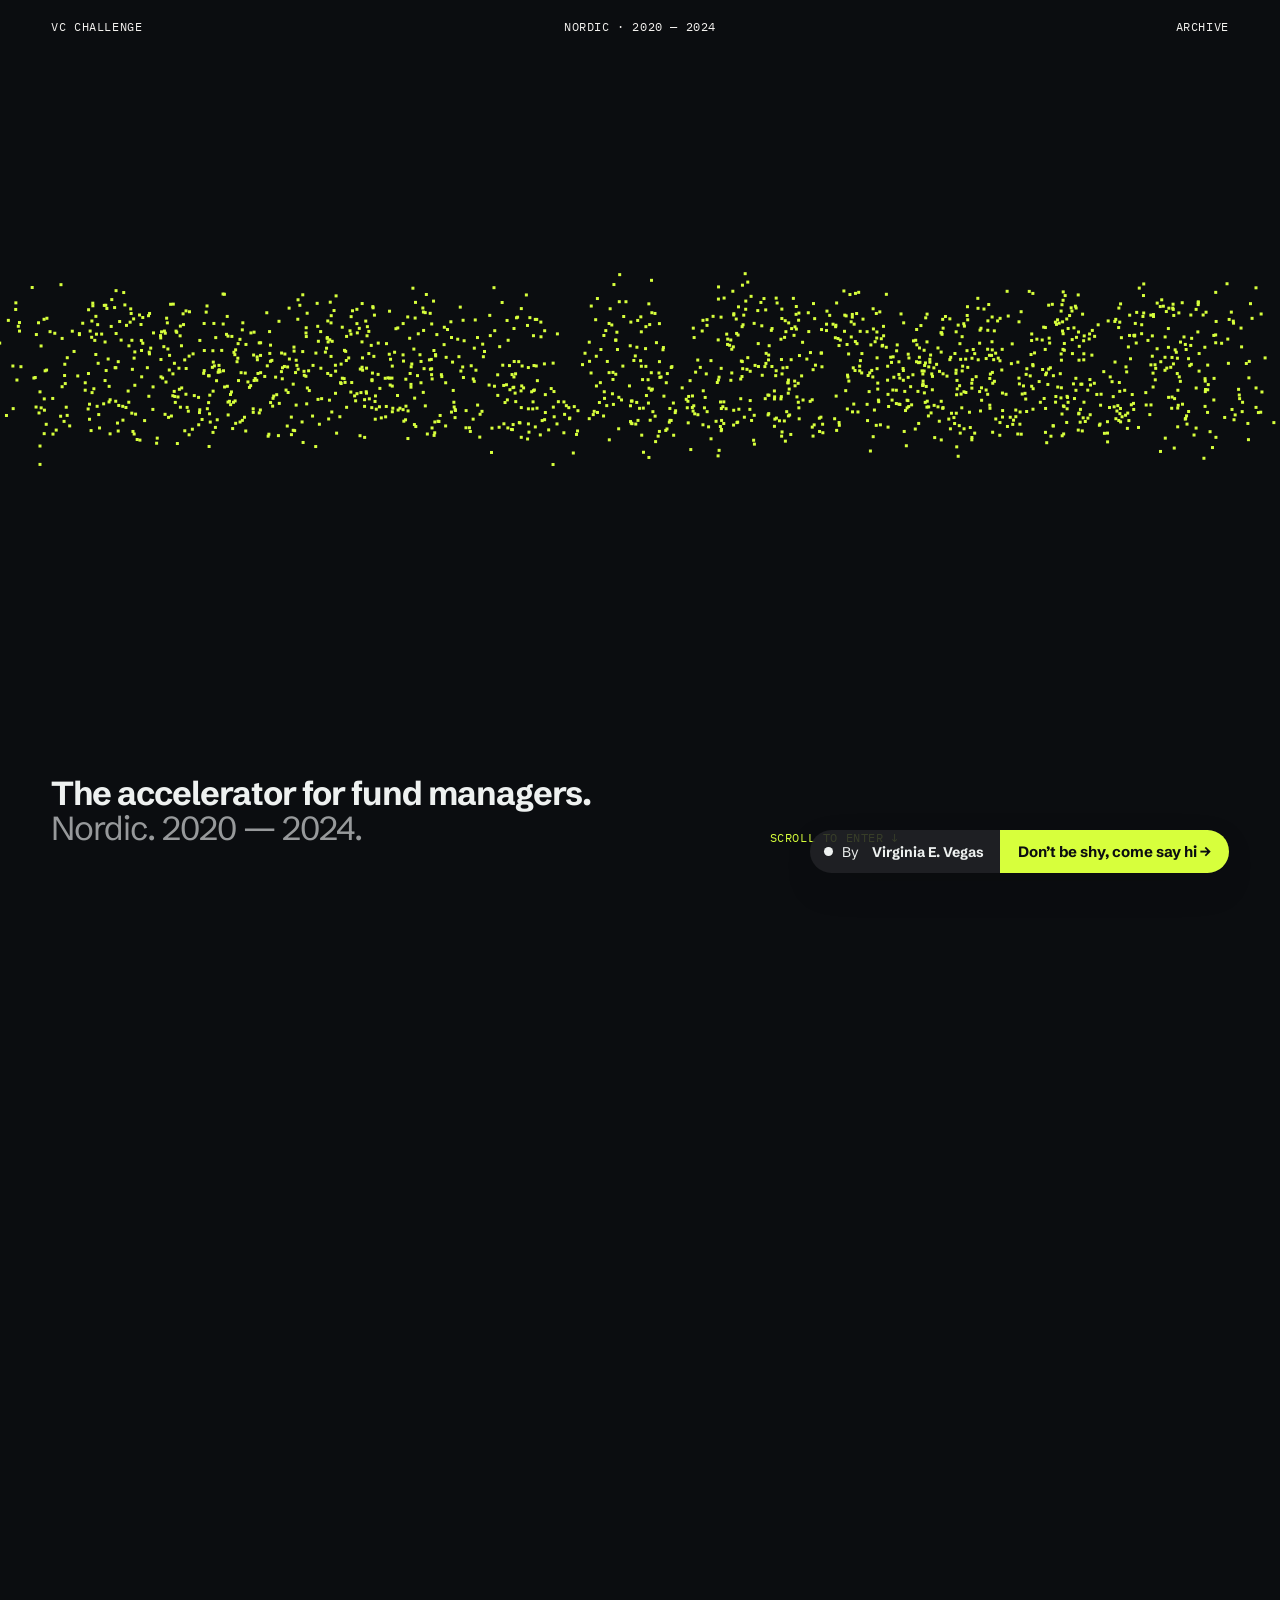
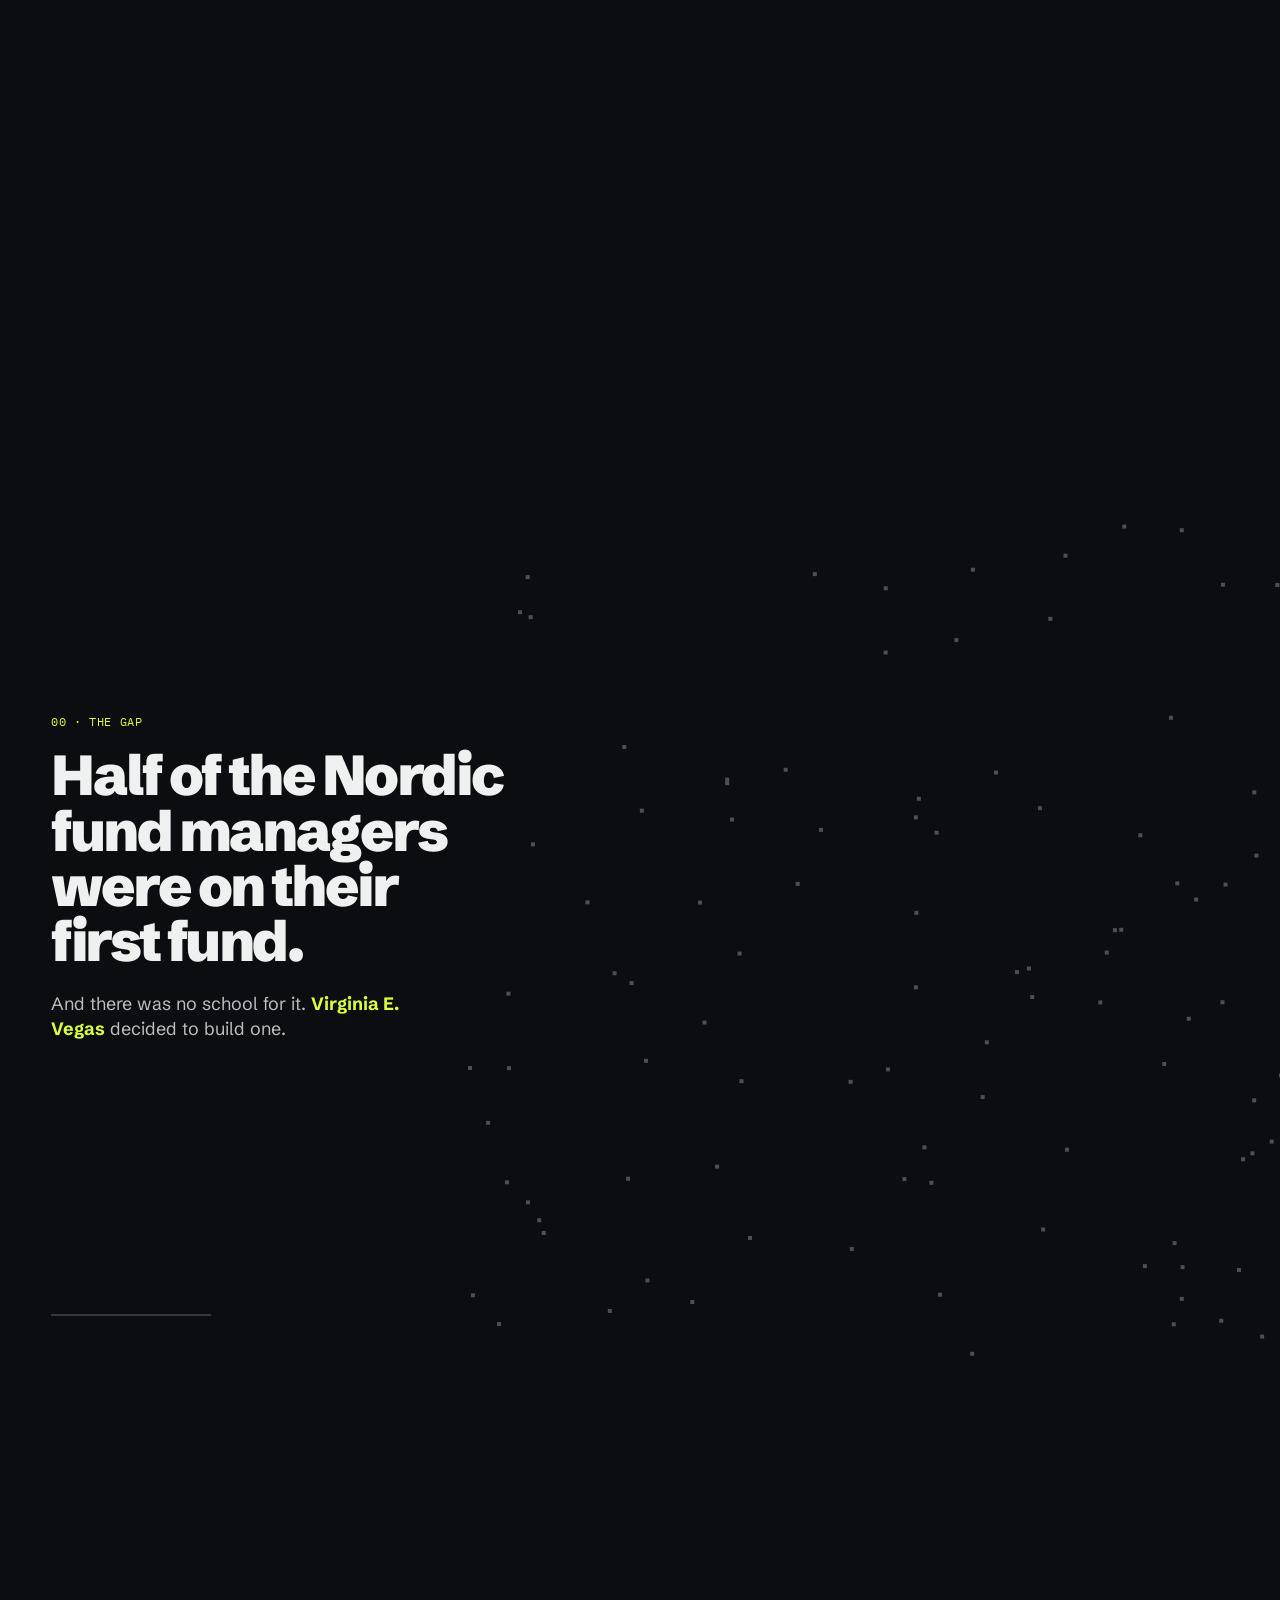
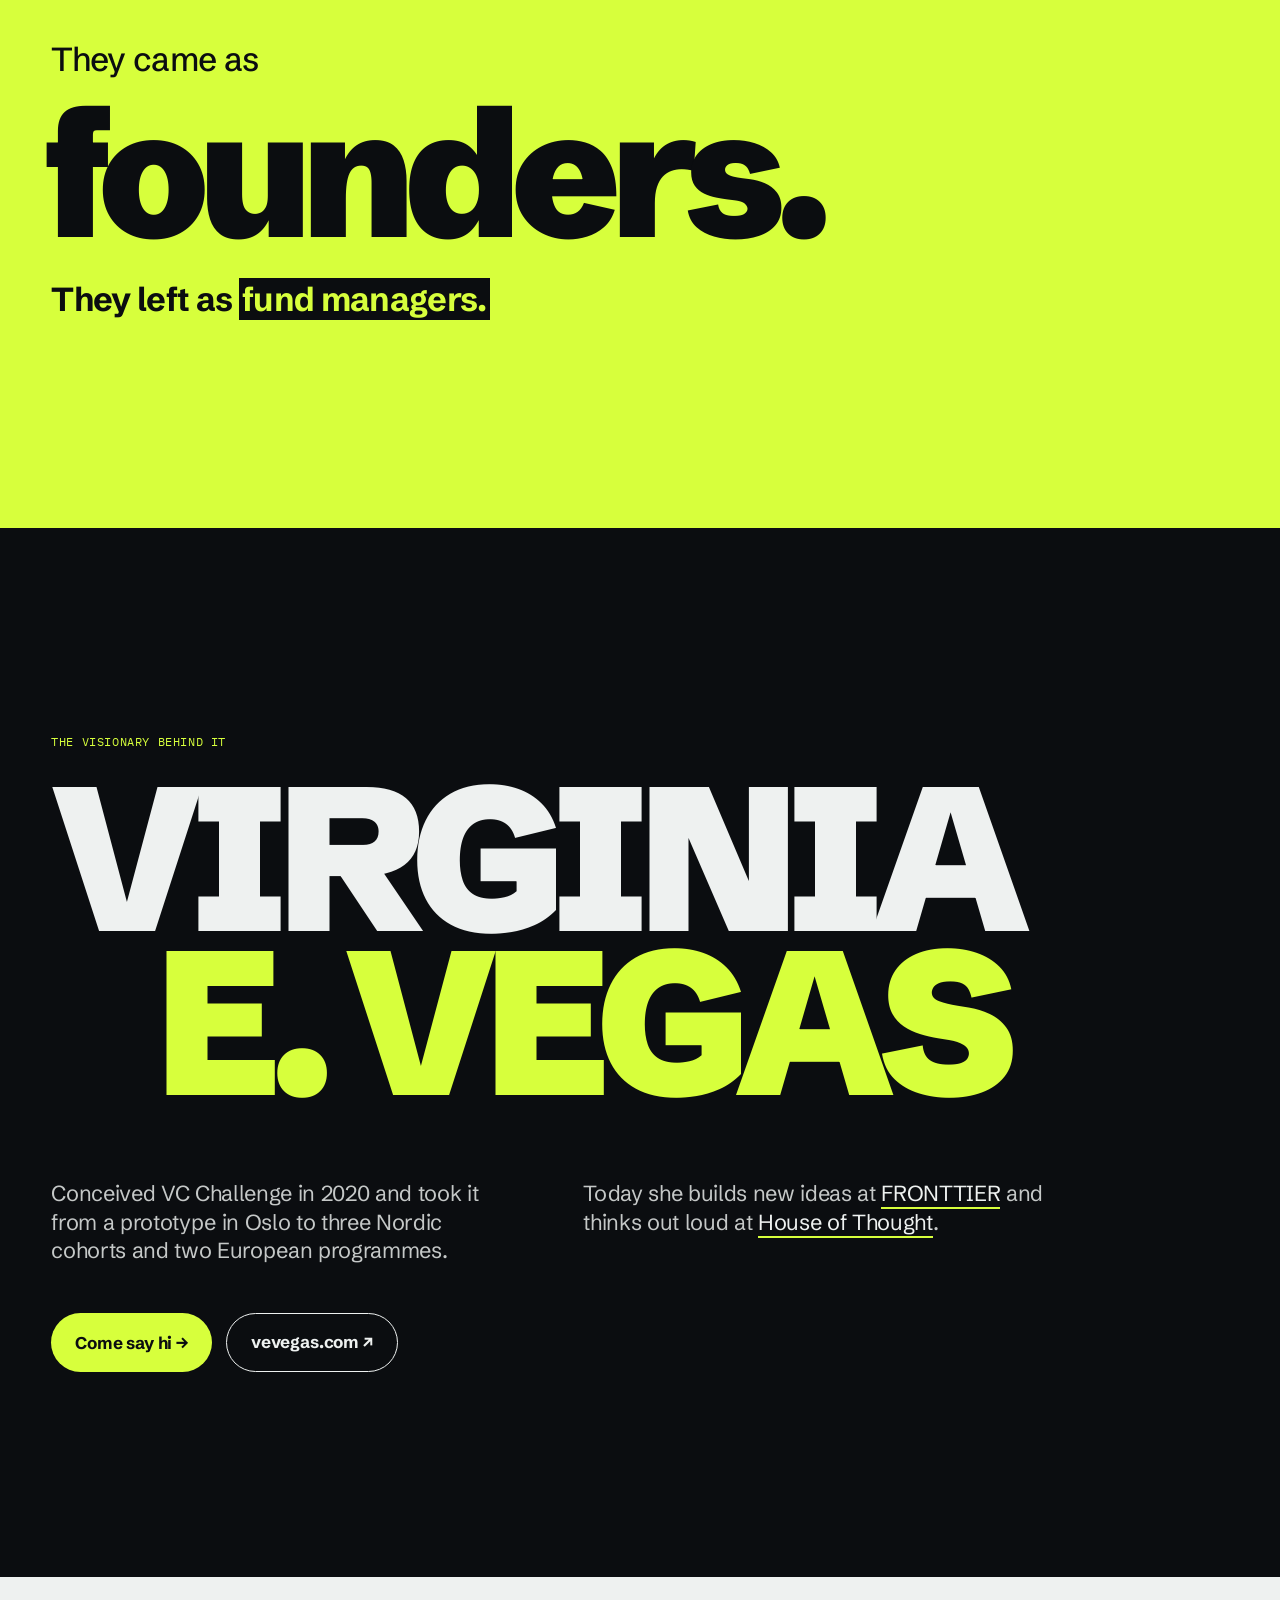
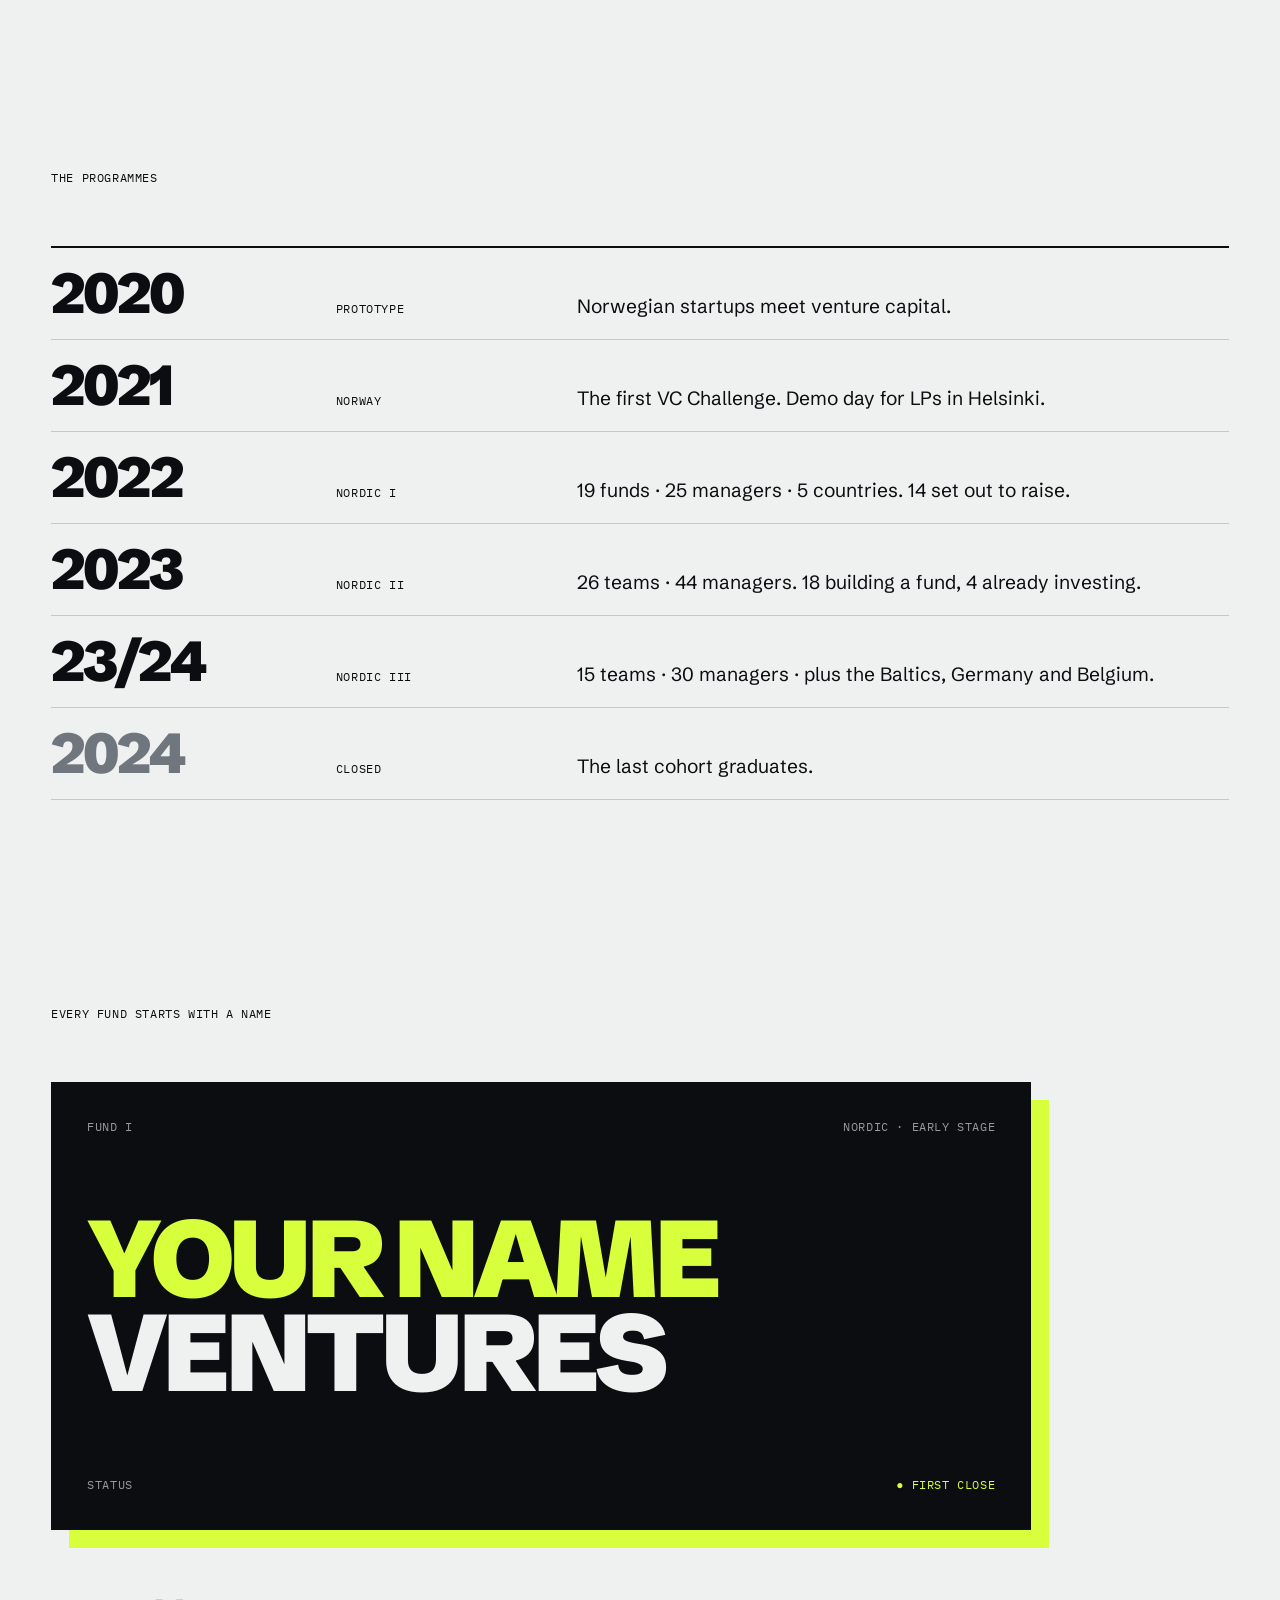
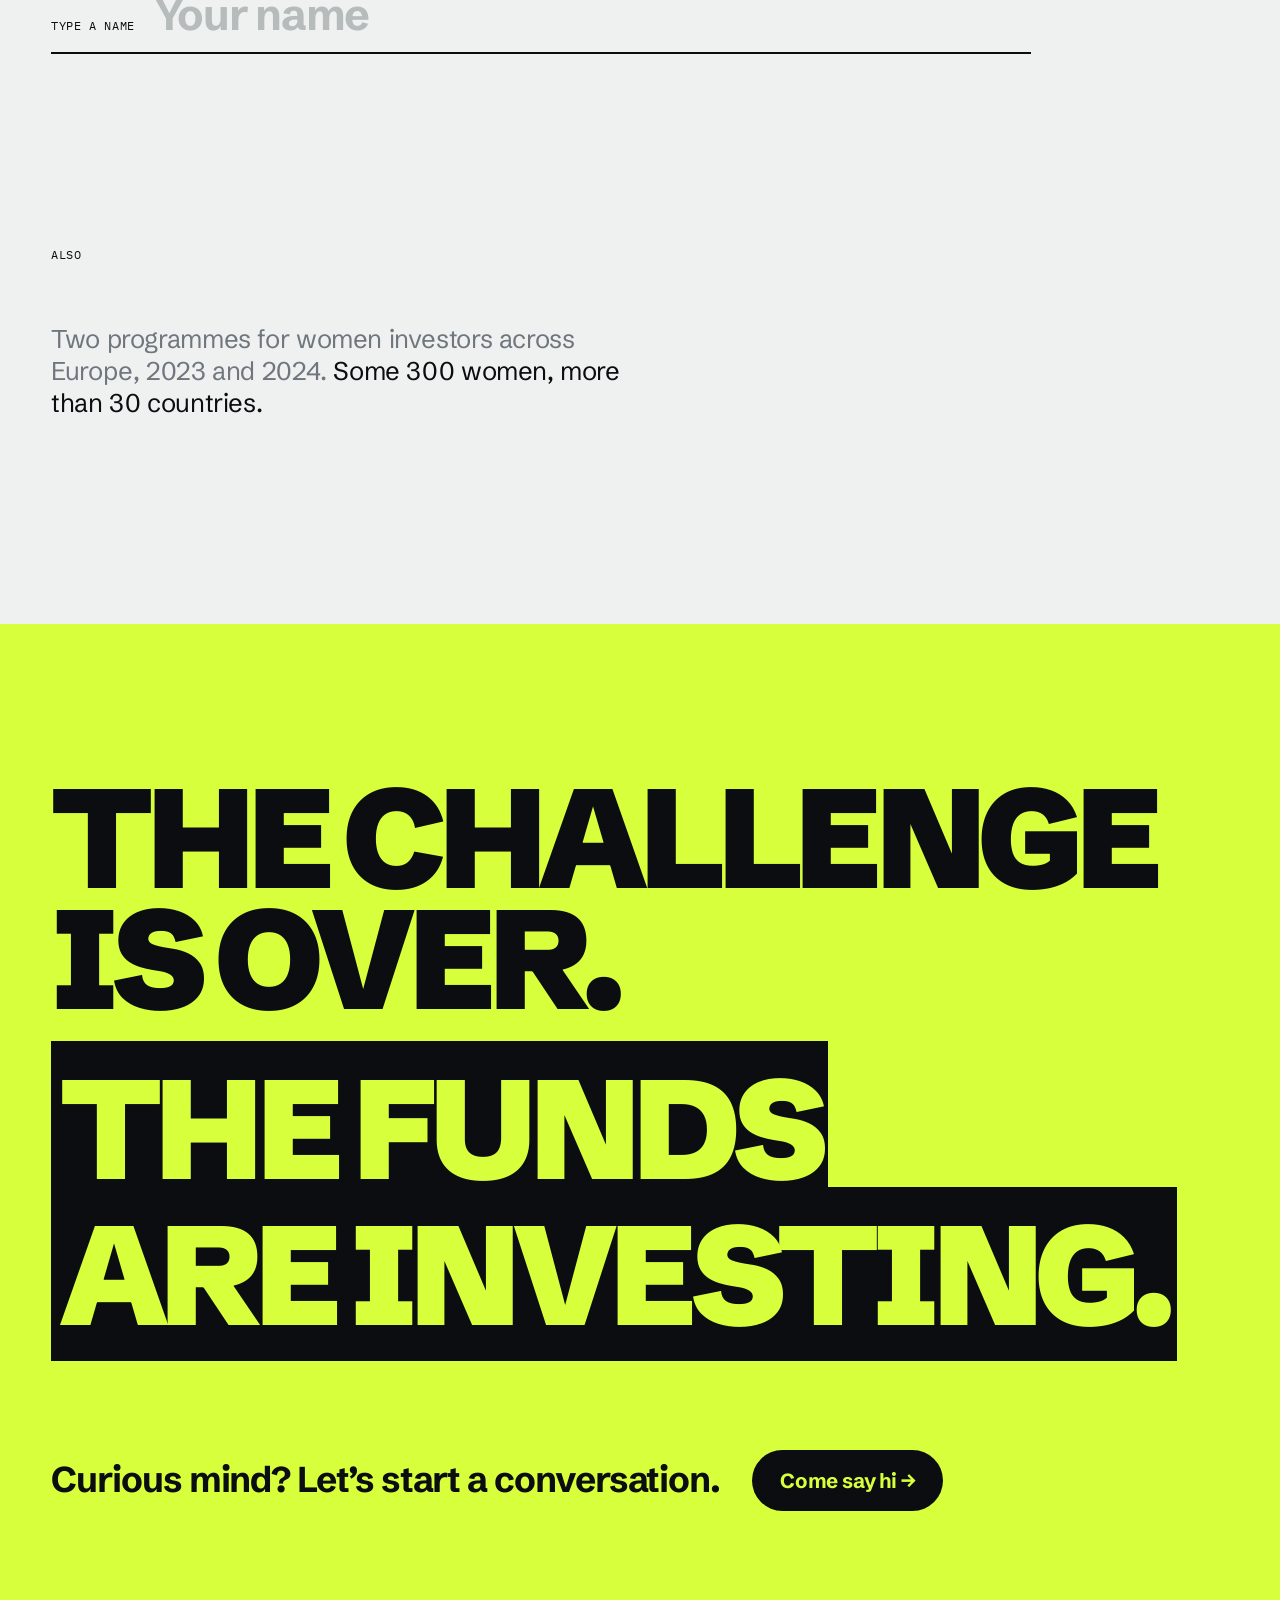
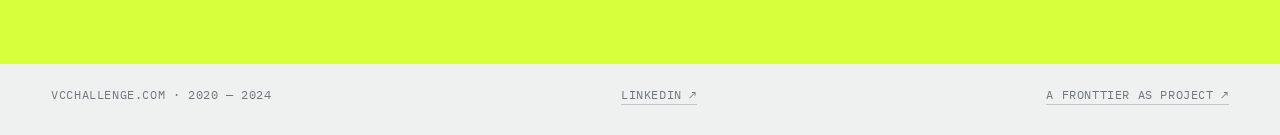
<file: index.html>
<!doctype html>
<html lang="en">
<head>
  <meta charset="utf-8">
  <meta name="viewport" content="width=device-width, initial-scale=1">
  <title>VC Challenge — by Virginia E. Vegas · The accelerator for fund managers, 2020–2024</title>
  <meta name="description" content="VC Challenge, the Nordic accelerator for emerging venture capital fund managers: around 100 managers in three cohorts across five countries, from first idea to Fund I. 2020–2024, by Virginia E. Vegas.">
  <meta name="msvalidate.01" content="26BB170651A4994F79CFC43C66DDC237">
  <meta name="theme-color" content="#0b0d10">
  <link rel="canonical" href="https://vcchallenge.com/">
  <meta name="author" content="Virginia E. Vegas">
  <meta property="og:type" content="website">
  <meta property="og:url" content="https://vcchallenge.com/">
  <meta property="og:site_name" content="VC Challenge">
  <meta property="og:title" content="VC Challenge — The accelerator for fund managers">
  <meta property="og:description" content="Around 100 emerging fund managers across the Nordics, from first idea to Fund I. 2020–2024. By Virginia E. Vegas.">
  <meta property="og:image" content="https://vcchallenge.com/og.png">
  <meta property="og:image:width" content="1200"><meta property="og:image:height" content="630">
  <meta property="og:image:alt" content="VC Challenge — The accelerator for fund managers">
  <meta name="twitter:card" content="summary_large_image">
  <meta name="twitter:image" content="https://vcchallenge.com/og.png">
  <script type="application/ld+json">{"@context": "https://schema.org", "@graph": [{"@type": "Organization", "@id": "https://fronttier.io/#org", "name": "FRONTTIER AS", "legalName": "FRONTTIER AS", "url": "https://fronttier.io/", "email": "admin@fronttier.io", "logo": "https://fronttier.io/favicon.svg", "address": {"@type": "PostalAddress", "addressLocality": "Oslo", "addressCountry": "NO"}, "founder": {"@id": "https://vevegas.com/#virginia"}, "sameAs": ["https://www.linkedin.com/company/the-fronttier/"]}, {"@type": "Person", "@id": "https://vevegas.com/#virginia", "name": "Virginia E. Vegas", "alternateName": "VE VEGAS", "url": "https://vevegas.com/", "sameAs": ["https://www.linkedin.com/in/virginia-e-vegas/"], "worksFor": {"@id": "https://fronttier.io/#org"}}, {"@type": "WebSite", "@id": "https://vcchallenge.com/#site", "url": "https://vcchallenge.com/", "name": "VC Challenge", "inLanguage": "en", "creator": {"@id": "https://vevegas.com/#virginia"}, "publisher": {"@id": "https://fronttier.io/#org"}}, {"@type": "EducationalOccupationalProgram", "name": "VC Challenge", "url": "https://vcchallenge.com/", "description": "An accelerator for emerging venture capital fund managers in the Nordics, from first idea to Fund I. Around 100 managers across three Nordic cohorts, 2020–2024.", "startDate": "2020", "endDate": "2024", "provider": {"@type": "Organization", "name": "VC Challenge", "sameAs": ["https://www.linkedin.com/company/vcchallenge/"], "founder": {"@id": "https://vevegas.com/#virginia"}}, "occupationalCategory": "Venture capital fund manager", "areaServed": ["Norway", "Sweden", "Denmark", "Finland", "Iceland"]}]}</script>
  <link rel="icon" href="favicon.svg" type="image/svg+xml">
  <link rel="preconnect" href="https://fonts.googleapis.com">
  <link rel="preconnect" href="https://fonts.gstatic.com" crossorigin>
  <link href="https://fonts.googleapis.com/css2?family=IBM+Plex+Mono:wght@400;500&family=Schibsted+Grotesk:wght@400;500;700;900&display=swap" rel="stylesheet">
  <link rel="stylesheet" href="styles.css?v=23">
  <script>document.documentElement.classList.add('js')</script>
</head>
<body>

  <header class="bar mono">
    <span>VC Challenge</span>
    <span class="bar__mid" id="barStep">Nordic · 2020 — 2024</span>
    <span>Archive</span>
  </header>

  <!-- HERO -->
  <div class="hero-wrap" id="heroWrap" data-dock="ink">
  <section class="hero" aria-label="VC Challenge">
    <canvas id="swarm" aria-hidden="true"></canvas>
    <p class="hero__enter" id="heroEnter">Welcome to the room<br><span>where ~100 fund managers were made.</span></p>
    <h1 class="sr">VC Challenge</h1>
    <div class="hero__foot">
      <p class="hero__lead">The accelerator for fund managers.<br><span>Nordic. 2020 — 2024.</span></p>
      <p class="mono hero__down">Scroll to enter ↓</p>
    </div>
  </section>
  </div>

  <!-- STORY: ~100 managers, six moves -->
  <section class="story" id="story" aria-label="What VC Challenge did" data-dock="ink">
    <div class="story__stage">
      <canvas id="field" aria-hidden="true"></canvas>
      <div class="story__text">
        <ol class="steps" id="steps">
          <li class="step is-on">
            <p class="mono step__k">00 · The gap</p>
            <p class="step__t">Half of the Nordic fund managers were on their first fund.</p>
            <p class="step__b">And there was no school for it. <b>Virginia E. Vegas</b> decided to build one.</p>
          </li>
          <li class="step">
            <p class="mono step__k">01 · The door</p>
            <p class="step__t">We opened it, across five countries.</p>
            <p class="step__b">Founders, business angels, corporates, family offices, public investors. Anyone with a thesis and the nerve to raise.</p>
          </li>
          <li class="step">
            <p class="mono step__k">02 · The room</p>
            <p class="step__t">Three Nordic cohorts. Around 100 managers.</p>
            <p class="step__b">Expert-led sessions on sourcing and dealflow, portfolio construction, fundraising strategy and fund operations.</p>
          </li>
          <li class="step">
            <p class="mono step__k">03 · The circle</p>
            <p class="step__t">The people who run the industry, in the room.</p>
            <p class="step__b">VCs, lawyers, family offices, fund administrators, and the state LPs who decide where the capital goes.</p>
          </li>
          <li class="step">
            <p class="mono step__k">04 · The leap</p>
            <p class="step__t">70% decided to launch.</p>
            <p class="step__b">In 2023 alone: 18 funds in the making, over €200m in target capital, more than 350 companies to back.</p>
          </li>
          <li class="step">
            <p class="mono step__k">05 · The network</p>
            <p class="step__t">One Nordic network. Still investing.</p>
            <p class="step__b">The challenge ended in 2024. The funds it started did not.</p>
          </li>
        </ol>
        <div class="progress mono" aria-hidden="true"><span id="prog"></span></div>
      </div>
    </div>
  </section>

  <!-- THEY CAME AS -->
  <section class="came" aria-label="Who joined" data-dock="lime">
    <p class="came__line">They came as</p>
    <p class="came__word" id="cameWord">founders.</p>
    <p class="came__line came__line--b">They left as <mark>fund managers.</mark></p>
  </section>

  <!-- THE VISIONARY -->
  <section class="who" aria-labelledby="who" data-dock="ink">
    <div class="wrap who__in">
      <p class="mono who__k reveal">The visionary behind it</p>
      <h2 id="who" class="who__name reveal"><span>Virginia</span><span>E. Vegas</span></h2>
      <div class="who__grid">
        <p class="who__p reveal">Conceived VC Challenge in 2020 and took it from a prototype in Oslo to three Nordic cohorts and two European programmes.</p>
        <p class="who__p reveal">Today she builds new ideas at <a href="https://fronttier.io" target="_blank" rel="noopener">FRONTTIER</a> and thinks out loud at <a href="https://vevegas.com" target="_blank" rel="noopener">House of Thought</a>.</p>
      </div>
      <div class="who__cta reveal">
        <button type="button" class="btn btn--lime" data-hi>Come say hi →</button>
        <a class="btn btn--ghost" href="https://vevegas.com" target="_blank" rel="noopener">vevegas.com ↗</a>
      </div>
    </div>
  </section>

  <!-- PROGRAMMES -->
  <section class="prog wrap" aria-labelledby="pg" data-dock="ice">
    <h2 id="pg" class="mono label reveal">The programmes</h2>
    <div class="rows">
      <div class="row reveal"><span class="row__y">2020</span><span class="row__n">Prototype</span><span class="row__d">Norwegian startups meet venture capital.</span></div>
      <div class="row reveal"><span class="row__y">2021</span><span class="row__n">Norway</span><span class="row__d">The first VC Challenge. Demo day for LPs in Helsinki.</span></div>
      <div class="row reveal"><span class="row__y">2022</span><span class="row__n">Nordic I</span><span class="row__d">19 funds · 25 managers · 5 countries. 14 set out to raise.</span></div>
      <div class="row reveal"><span class="row__y">2023</span><span class="row__n">Nordic II</span><span class="row__d">26 teams · 44 managers. 18 building a fund, 4 already investing.</span></div>
      <div class="row reveal"><span class="row__y">23/24</span><span class="row__n">Nordic III</span><span class="row__d">15 teams · 30 managers · plus the Baltics, Germany and Belgium.</span></div>
      <div class="row row--end reveal"><span class="row__y">2024</span><span class="row__n">Closed</span><span class="row__d">The last cohort graduates.</span></div>
    </div>
  </section>

  <!-- PLATE -->
  <section class="plate wrap" aria-labelledby="pl" data-dock="ice">
    <p id="pl" class="mono label reveal">Every fund starts with a name</p>
    <div class="plate__card reveal">
      <p class="mono plate__row"><span>Fund I</span><span>Nordic · Early stage</span></p>
      <p class="plate__name"><span id="plateName">Your name</span><br>Ventures</p>
      <p class="mono plate__row"><span>Status</span><span class="blink">● First close</span></p>
    </div>
    <label class="plate__input mono reveal">
      <span>Type a name</span>
      <input id="nameInput" maxlength="22" autocomplete="off" spellcheck="false" placeholder="Your name">
    </label>
  </section>

  <!-- ALSO -->
  <section class="also wrap" data-dock="ice">
    <p class="mono label reveal">Also</p>
    <p class="also__text reveal">Two programmes for women investors across Europe, 2023 and 2024. <span>Some 300 women, more than 30 countries.</span></p>
  </section>

  <!-- END -->
  <section class="end" data-dock="lime">
    <div class="wrap">
      <p class="end__big reveal">The challenge<br>is over.</p>
      <p class="end__big end__big--b reveal"><span>The funds<br>are investing.</span></p>
      <div class="end__call reveal">
        <p class="end__q">Curious mind? Let’s start a conversation.</p>
        <button type="button" class="btn btn--ink" data-hi>Come say hi →</button>
      </div>
    </div>
  </section>

  <footer class="foot wrap mono">
    <span>vcchallenge.com · 2020 — 2024</span>
    <a class="foot__org" href="https://www.linkedin.com/company/vcchallenge/" rel="me">LinkedIn ↗</a>
    <a class="foot__org" href="https://fronttier.io">A FRONTTIER AS project ↗</a>
  </footer>

  <button class="dock" id="dock" data-theme="ink" type="button" data-hi aria-haspopup="dialog">
    <span class="dock__by"><i></i>By <b>Virginia E. Vegas</b></span>
    <span class="dock__go">Don’t be shy, come say hi →</span>
  </button>

  <dialog class="hi" id="hi" aria-labelledby="hiT">
    <div class="hi__top">
      <p class="mono hi__k"><i class="live"></i>Virginia · <span id="hiClock">--:--</span> in Spain</p>
      <form method="dialog"><button class="hi__x" aria-label="Close">✕</button></form>
    </div>
    <h3 class="hi__t" id="hiT">Don’t be shy,<br>come say hi.</h3>
    <p class="hi__lead">For curious minds. No pitch, no project needed. Every message is read and answered.</p>

    <div class="hi__tabs" role="tablist">
      <button type="button" role="tab" aria-selected="true" data-tab="note">Leave a note</button>
      <button type="button" role="tab" aria-selected="false" data-tab="call">Book 30 min</button>
      <button type="button" role="tab" aria-selected="false" data-tab="voice">Voice note</button>
    </div>

    <form class="hi__pane is-on" data-pane="note" id="noteForm" novalidate>
      <fieldset class="chips">
        <legend class="mono">What brings you here?</legend>
        <label><input type="radio" name="intent" value="Just curious" checked><span>Just curious</span></label>
        <label><input type="radio" name="intent" value="I want something like this"><span>I want something like this</span></label>
        <label><input type="radio" name="intent" value="Let’s collaborate"><span>Let’s collaborate</span></label>
        <label><input type="radio" name="intent" value="Networking"><span>Networking</span></label>
      </fieldset>
      <label class="field"><span class="mono">Your email</span><input type="email" name="email" required autocomplete="email" placeholder="you@domain.com"></label>
      <label class="field"><span class="mono">Message · optional</span><textarea name="message" rows="2" placeholder="One line is plenty."></textarea></label>
      <button class="hi__send" type="submit">Send <span>→</span></button>
      <p class="hi__fine mono">Reply within 48h · No newsletters, ever</p>
    </form>

    <div class="hi__pane" data-pane="call">
      <p class="hi__big">30 minutes on Google Meet.</p>
      <ul class="hi__list"><li>No agenda required</li><li>Ideas, programmes, or anything in between</li><li>Tuesdays and Thursdays, late morning (Spain)</li></ul>
      <a class="hi__send" id="callLink" href="https://calendar.google.com/calendar/appointments/schedules/AcZssZ1dE6NxPJ1XK5tI87Nzt3u1fD1dJmy-BuM0MPCEQLm_36YZmyafm0wydS9pkPtjTYMTvCwM5lFx" target="_blank" rel="noopener">See available times <span>→</span></a>
    </div>

    <form class="hi__pane" data-pane="voice" id="voiceForm" novalidate>
      <p class="hi__big">Talk, don’t type.</p>
      <div class="rec">
        <button type="button" class="rec__btn" id="recBtn"><i></i><span>Record</span></button>
        <span class="mono rec__t" id="recTime">0:00 / 2:00</span>
      </div>
      <audio id="recPlay" controls hidden></audio>
      <label class="field"><span class="mono">Your email</span><input type="email" name="email" required autocomplete="email" placeholder="you@domain.com"></label>
      <button class="hi__send" type="submit" id="voiceSend" disabled>Send voice note <span>→</span></button>
      <p class="hi__fine mono">Up to 2 minutes · Recorded in your browser</p>
    </form>

    <p class="hi__fine mono hi__mail">Prefer email? <a href="mailto:hello@vevegas.com">hello@vevegas.com</a></p>

    <div class="hi__done" id="hiDone" hidden>
      <p class="hi__t">Thank you.</p>
      <p class="hi__lead">Your message is on its way. Talk soon. — Virginia</p>
    </div>
  </dialog>

  <div class="cursor" id="cursor" aria-hidden="true"></div>

  <script src="app.js?v=24" defer></script>
</body>
</html>
</file>
<file: styles.css>
:root {
  --lime: #d7ff3c;
  --ink: #0b0d10;
  --ice: #eef1f0;
  --red: #ff4b2b;
  --mute: #6f767e;
  --pad: clamp(18px, 4vw, 56px);
  --max: 1360px;
  --sans: "Schibsted Grotesk", ui-sans-serif, system-ui, sans-serif;
  --mono: "IBM Plex Mono", ui-monospace, Menlo, monospace;
  --ease: cubic-bezier(.2, .7, .2, 1);
}
*, *::before, *::after { box-sizing: border-box; }
html { -webkit-text-size-adjust: 100%; }
body { margin: 0; background: var(--ice); color: var(--ink); font-family: var(--sans); font-size: 18px; line-height: 1.45; -webkit-font-smoothing: antialiased; overflow-x: hidden; }
h1, h2, p, ol, dl, dd { margin: 0; padding: 0; }
ol { list-style: none; }
a { color: inherit; }
mark { background: var(--lime); color: var(--ink); padding: 0 .1em; box-decoration-break: clone; -webkit-box-decoration-break: clone; }
::selection { background: var(--lime); color: var(--ink); }
:focus-visible { outline: 3px solid var(--lime); outline-offset: 4px; }
.wrap { max-width: calc(var(--max) + var(--pad) * 2); margin-inline: auto; padding-inline: var(--pad); }
.mono { font-family: var(--mono); font-size: 12px; letter-spacing: .05em; text-transform: uppercase; font-weight: 400; }
.sr { position: absolute; width: 1px; height: 1px; overflow: hidden; clip: rect(0 0 0 0); }
.label { margin-bottom: clamp(30px, 5vw, 60px); }

.bar { position: fixed; z-index: 30; inset: 0 0 auto; display: grid; grid-template-columns: 1fr auto 1fr; padding: 18px var(--pad); mix-blend-mode: difference; color: #fff; pointer-events: none; }
.bar > :last-child { text-align: right; }
@media (max-width: 640px) { .bar__mid { display: none; } }

/* hero */
.hero { position: relative; height: 100svh; min-height: 620px; background: var(--ink); color: var(--ice); overflow: hidden; cursor: crosshair; }
#swarm { position: absolute; inset: 0; width: 100%; height: 100%; }
.hero__foot { position: absolute; left: var(--pad); right: var(--pad); bottom: clamp(24px, 6vh, 60px); display: flex; justify-content: space-between; align-items: flex-end; gap: 20px; pointer-events: none; }
.hero__lead { font-size: clamp(22px, 2.6vw, 38px); line-height: 1.05; letter-spacing: -0.03em; font-weight: 700; }
.hero__lead span { font-weight: 400; color: color-mix(in srgb, var(--ice) 62%, transparent); }
.hero__down { color: var(--lime); animation: nudge 2s var(--ease) infinite; }
@keyframes nudge { 50% { transform: translateY(5px); } }

/* story */
.story { position: relative; height: 640svh; background: var(--ink); color: var(--ice); }
.story__stage { position: sticky; top: 0; height: 100svh; overflow: hidden; }
#field { position: absolute; inset: 0; width: 100%; height: 100%; }
.story__text { position: absolute; left: var(--pad); top: 0; bottom: 0; width: min(36vw, 520px); display: flex; flex-direction: column; justify-content: center; pointer-events: none; }
.steps { position: relative; min-height: 46svh; }
.step { position: absolute; inset: 0 auto auto 0; opacity: 0; transform: translateY(24px); transition: opacity .2s, transform .2s; }
.step.is-on { transition: opacity .7s var(--ease) .15s, transform .7s var(--ease) .15s; }
.step.is-on { opacity: 1; transform: none; }
.step__k { color: var(--lime); margin-bottom: 18px; }
.step__t { font-size: clamp(34px, 4.4vw, 70px); line-height: .98; letter-spacing: -0.045em; font-weight: 900; }
.step__b { margin-top: 22px; font-size: clamp(17px, 1.4vw, 21px); line-height: 1.4; color: color-mix(in srgb, var(--ice) 78%, transparent); max-width: 34ch; }
.progress { position: absolute; left: 0; bottom: clamp(24px, 6vh, 60px); width: 160px; height: 2px; background: color-mix(in srgb, var(--ice) 18%, transparent); }
.progress span { display: block; height: 100%; width: 0; background: var(--lime); }
@media (max-width: 820px) {
  .story__text { left: var(--pad); right: var(--pad); width: auto; top: auto; bottom: 0; justify-content: flex-end; padding-bottom: 70px; background: linear-gradient(transparent, rgba(11,13,16,.92) 30%); }
  .steps { min-height: 250px; }
  .step__t { font-size: 32px; }
}

/* they came as */
.came { background: var(--lime); padding: clamp(110px, 16vw, 220px) var(--pad); overflow: hidden; }
.came__line { font-size: clamp(22px, 2.6vw, 38px); font-weight: 500; letter-spacing: -0.02em; }
.came__word { font-size: clamp(64px, 14vw, 240px); line-height: .85; font-weight: 900; letter-spacing: -0.065em; margin: .08em 0 .14em -.04em; white-space: nowrap; }
.came__word.swap { animation: swap .5s var(--ease); }
@keyframes swap { from { opacity: 0; transform: translateY(30%) skewY(4deg); } to { opacity: 1; transform: none; } }
.came__line--b { font-weight: 700; }
.came__line--b mark { background: var(--ink); color: var(--lime); }

/* programmes */
.prog { padding-block: clamp(110px, 15vw, 200px) 0; }
.rows { border-top: 2px solid var(--ink); }
.row { display: grid; grid-template-columns: minmax(110px, 1.2fr) minmax(120px, 1fr) 3fr; gap: 10px 24px; align-items: baseline; padding: 20px 0; border-bottom: 1px solid color-mix(in srgb, var(--ink) 18%, transparent); transition: background .3s, padding .4s var(--ease); }
.row:hover { background: var(--ink); color: var(--ice); padding-left: 16px; }
.row__y { font-size: clamp(38px, 4.4vw, 68px); font-weight: 900; letter-spacing: -0.05em; line-height: .9; }
.row__n { font-family: var(--mono); font-size: 12px; letter-spacing: .05em; text-transform: uppercase; }
.row__d { font-size: clamp(17px, 1.5vw, 22px); line-height: 1.3; }
.row:hover .row__y { color: var(--lime); }
.row--end .row__y { color: var(--mute); }
@media (max-width: 700px) { .row { grid-template-columns: 1fr 1fr; } .row__d { grid-column: 1 / -1; } }

/* plate */
.plate { padding-block: clamp(120px, 16vw, 220px) 0; }
.plate__card { background: var(--ink); color: var(--ice); padding: clamp(22px, 3vw, 36px); max-width: 980px; display: grid; gap: clamp(36px, 6vw, 80px); box-shadow: 18px 18px 0 var(--lime); }
.plate__row { display: flex; justify-content: space-between; gap: 20px; color: color-mix(in srgb, var(--ice) 62%, transparent); }
.plate__name { font-size: clamp(48px, 8.5vw, 132px); font-weight: 900; letter-spacing: -0.055em; line-height: .86; text-transform: uppercase; word-break: break-word; }
.plate__name span { color: var(--lime); }
.blink { color: var(--lime); animation: blink 1.6s steps(1) infinite; }
@keyframes blink { 50% { opacity: .2; } }
.plate__input { display: flex; align-items: baseline; gap: 18px; margin-top: 56px; max-width: 980px; border-bottom: 2px solid var(--ink); padding-bottom: 10px; }
.plate__input input { flex: 1; min-width: 0; border: 0; background: transparent; font: 700 clamp(26px, 3.4vw, 46px)/1 var(--sans); letter-spacing: -0.03em; color: var(--ink); outline: none; }
.plate__input input::placeholder { color: #b6bcbb; }

/* also */
.also { padding-block: clamp(110px, 15vw, 200px) 0; }
.also__text { font-size: clamp(20px, 2vw, 28px); line-height: 1.25; letter-spacing: -0.015em; max-width: 38ch; color: var(--mute); }
.also__text span { color: var(--ink); }

/* end */
.end { margin-top: clamp(120px, 16vw, 220px); background: var(--ink); color: var(--ice); padding-block: clamp(90px, 12vw, 170px); }
.end__big { font-size: clamp(56px, 11vw, 190px); font-weight: 900; letter-spacing: -0.06em; line-height: .86; text-transform: uppercase; }
.end__big--b { margin-top: .25em; line-height: 1.04; }
.end__big--b span { background: var(--lime); color: var(--ink); padding: 0 .06em; box-decoration-break: clone; -webkit-box-decoration-break: clone; }
.end__sig { margin-top: 48px; color: color-mix(in srgb, var(--ice) 62%, transparent); }
.end__sig a { color: var(--ice); text-decoration: none; border-bottom: 1px solid var(--ice); }

.foot { display: flex; justify-content: space-between; padding-block: 22px 30px; color: var(--mute); }

.js .reveal { opacity: 0; transform: translateY(30px); transition: opacity 1s var(--ease), transform 1s var(--ease); }
.js .reveal.is-in { opacity: 1; transform: none; }
@media (prefers-reduced-motion: reduce) {
  *, *::before, *::after { animation: none !important; transition: none !important; }
  .js .reveal { opacity: 1; transform: none; }
}

/* ===== v4 additions ===== */
.hero-wrap { position: relative; height: 230svh; background: var(--ink); }
.hero-wrap .hero { position: sticky; top: 0; }
#swarm { transform-origin: 50% 42%; will-change: transform; }
.hero__enter { position: absolute; inset: 0; display: grid; place-content: center; text-align: center; font-size: clamp(36px, 6vw, 96px); line-height: .95; letter-spacing: -0.045em; font-weight: 900; color: var(--ink); opacity: 0; pointer-events: none; }
.hero__enter span { display: block; font-size: .42em; font-weight: 500; letter-spacing: -0.02em; margin-top: .4em; }
.step__b b { color: var(--lime); font-weight: 700; }

/* visionary */
.who { background: var(--ink); color: var(--ice); padding-block: clamp(120px, 16vw, 230px); overflow: hidden; position: relative; }
.who__k { color: var(--lime); margin-bottom: 26px; }
.who__name { font-size: clamp(72px, 16vw, 280px); font-weight: 900; letter-spacing: -0.065em; line-height: .8; text-transform: uppercase; }
.who__name span { display: block; }
.who__name span:last-child { color: var(--lime); margin-left: .5em; }
.who__grid { margin-top: clamp(40px, 6vw, 80px); display: grid; grid-template-columns: repeat(auto-fit, minmax(280px, 1fr)); gap: 28px clamp(28px, 5vw, 80px); max-width: 1000px; }
.who__p { font-size: clamp(19px, 1.7vw, 26px); line-height: 1.3; letter-spacing: -0.015em; color: color-mix(in srgb, var(--ice) 82%, transparent); }
.who__p a { color: var(--ice); text-decoration: none; border-bottom: 2px solid var(--lime); }
.who__cta { margin-top: 48px; display: flex; flex-wrap: wrap; gap: 14px; }
.btn { display: inline-flex; align-items: center; gap: 10px; padding: 16px 24px; border-radius: 999px; font-weight: 700; font-size: 17px; text-decoration: none; letter-spacing: -0.01em; transition: transform .35s var(--ease), background .3s, color .3s; }
.btn:hover { transform: translateY(-3px) rotate(-1.5deg); }
.btn--lime { background: var(--lime); color: var(--ink); }
.btn--ghost { border: 1.5px solid currentColor; color: var(--ice); }
.btn--ink { background: var(--ink); color: var(--lime); font-size: clamp(17px, 1.6vw, 22px); padding: 18px 28px; }

/* end call */
.end { background: var(--lime); color: var(--ink); }
.end__big--b span { background: var(--ink); color: var(--lime); }
.end__call { margin-top: clamp(60px, 8vw, 110px); display: flex; flex-wrap: wrap; align-items: center; gap: 20px 32px; }
.end__q { font-size: clamp(24px, 2.8vw, 40px); font-weight: 700; letter-spacing: -0.03em; }

/* the dock: always there, changes with the page */
.dock { position: fixed; z-index: 40; right: var(--pad); bottom: clamp(16px, 3vh, 28px); display: flex; align-items: center; gap: 0; border-radius: 999px; text-decoration: none; font-size: 14px; overflow: hidden; box-shadow: 0 14px 40px -18px rgba(0,0,0,.6); transition: background .5s var(--ease), color .5s var(--ease), transform .4s var(--ease); }
.dock:hover { transform: translateY(-3px); }
.dock__by { display: flex; align-items: center; gap: 9px; padding: 12px 16px 12px 14px; }
.dock__by i { width: 9px; height: 9px; border-radius: 50%; background: currentColor; animation: blink 1.8s steps(1) infinite; }
.dock__go { padding: 12px 18px; font-weight: 700; transition: background .5s var(--ease), color .5s var(--ease); }
.dock[data-theme="ink"] { background: color-mix(in srgb, var(--ink) 80%, #fff 8%); color: var(--ice); }
.dock[data-theme="ink"] .dock__go { background: var(--lime); color: var(--ink); }
.dock[data-theme="lime"] { background: var(--ink); color: var(--lime); }
.dock[data-theme="lime"] .dock__go { background: var(--ice); color: var(--ink); }
.dock[data-theme="ice"] { background: var(--ink); color: var(--ice); }
.dock[data-theme="ice"] .dock__go { background: var(--lime); color: var(--ink); }
@media (max-width: 640px) { .dock__by { display: none; } .dock { left: auto; } }
.hero__foot { right: calc(var(--pad) + 330px); }
@media (max-width: 820px) { .hero__foot { right: var(--pad); bottom: 90px; } .story__text { padding-bottom: 100px; } }

/* cursor */
.cursor { position: fixed; z-index: 50; top: 0; left: 0; width: 22px; height: 22px; margin: -11px 0 0 -11px; border-radius: 50%; background: var(--lime); mix-blend-mode: difference; pointer-events: none; transition: width .25s, height .25s, margin .25s; }
.cursor.big { width: 64px; height: 64px; margin: -32px 0 0 -32px; }
@media (hover: none) { .cursor { display: none; } }

/* ===== say hi ===== */
button.btn { border: 0; cursor: pointer; font-family: var(--sans); }
.dock { border: 0; cursor: pointer; font-family: var(--sans); padding: 0; }
.dock__go { align-self: stretch; display: flex; align-items: center; font-weight: 700; font-size: 15px; padding: 12px 18px; }
.dock__by b { margin-left: 4px; }

.hi { width: min(540px, calc(100vw - 24px)); max-height: calc(100svh - 24px); overflow: auto; border: 0; padding: clamp(24px, 3.4vw, 38px); background: var(--ice); color: var(--ink); box-shadow: 0 50px 120px -40px rgba(0,0,0,.65); }
.hi::backdrop { background: color-mix(in srgb, var(--ink) 70%, transparent); backdrop-filter: blur(6px); }
.hi[open] { animation: hiIn .5s var(--ease); }
@keyframes hiIn { from { opacity: 0; transform: translateY(24px); } }
.hi__top { display: flex; justify-content: space-between; align-items: center; margin-bottom: 26px; }
.hi__k { display: flex; align-items: center; gap: 8px; color: color-mix(in srgb, var(--ink) 60%, transparent); }
.live { width: 8px; height: 8px; border-radius: 50%; background: #22c55e; box-shadow: 0 0 0 0 rgba(34,197,94,.6); animation: live 2s infinite; }
@keyframes live { 70% { box-shadow: 0 0 0 8px rgba(34,197,94,0); } 100% { box-shadow: 0 0 0 0 rgba(34,197,94,0); } }
.hi__x { border: 0; background: none; font-size: 18px; cursor: pointer; color: var(--ink); padding: 4px; }
.hi__t { font-size: clamp(36px, 5vw, 52px); line-height: .95; letter-spacing: -0.045em; font-weight: 900; }
.hi__lead { margin-top: 14px; font-size: 16px; line-height: 1.45; color: color-mix(in srgb, var(--ink) 70%, transparent); }
.hi__tabs { display: grid; grid-template-columns: repeat(3, 1fr); margin: 26px 0 22px; border: 1px solid var(--ink); }
.hi__tabs button { border: 0; background: transparent; padding: 11px 6px; font: 500 14px var(--sans); color: var(--ink); cursor: pointer; transition: background .25s, color .25s; }
.hi__tabs button + button { border-left: 1px solid var(--ink); }
.hi__tabs button[aria-selected="true"] { background: var(--ink); color: var(--ice); }
.hi__pane { display: none; }
.hi__pane.is-on { display: grid; gap: 16px; animation: hiIn .35s var(--ease); }
.chips { border: 0; padding: 0; margin: 0; display: flex; flex-wrap: wrap; gap: 8px; }
.chips legend { margin-bottom: 10px; color: color-mix(in srgb, var(--ink) 60%, transparent); }
.chips input { position: absolute; opacity: 0; }
.chips span { display: inline-block; padding: 8px 13px; border: 1px solid color-mix(in srgb, var(--ink) 30%, transparent); border-radius: 999px; font-size: 14px; cursor: pointer; transition: all .2s; }
.chips input:checked + span { background: var(--lime); border-color: var(--ink); color: var(--ink); }
.chips input:focus-visible + span { outline: 2px solid var(--ink); outline-offset: 2px; }
.field { display: grid; gap: 6px; }
.field span { color: color-mix(in srgb, var(--ink) 60%, transparent); }
.field input, .field textarea { border: 0; border-bottom: 1.5px solid var(--ink); background: transparent; padding: 8px 0; font: 500 18px/1.35 var(--sans); color: var(--ink); outline: none; resize: none; border-radius: 0; }
.field input:focus, .field textarea:focus { border-bottom-color: var(--ink); box-shadow: 0 2px 0 var(--lime); }
.field input::placeholder, .field textarea::placeholder { color: color-mix(in srgb, var(--ink) 35%, transparent); }
.hi__send { display: flex; justify-content: space-between; align-items: center; width: 100%; padding: 16px 20px; background: var(--ink); color: var(--ice); border: 0; font: 700 17px var(--sans); text-decoration: none; cursor: pointer; transition: background .25s, color .25s; }
.hi__send span { transition: transform .3s var(--ease); }
.hi__send:hover { background: var(--lime); color: var(--ink); }
.hi__send:hover span { transform: translateX(6px); }
.hi__send:disabled { opacity: .35; cursor: not-allowed; }
.hi__fine { color: color-mix(in srgb, var(--ink) 50%, transparent); font-size: 11px; }
.hi__big { font-size: 22px; font-weight: 700; letter-spacing: -0.02em; }
.hi__list { margin: 0; padding: 0; list-style: none; display: grid; gap: 8px; }
.hi__list li { padding-left: 22px; position: relative; color: color-mix(in srgb, var(--ink) 75%, transparent); }
.hi__list li::before { content: ""; position: absolute; left: 0; top: .55em; width: 10px; height: 2px; background: var(--ink); }
.rec { display: flex; align-items: center; gap: 16px; }
.rec__btn { display: inline-flex; align-items: center; gap: 10px; padding: 12px 18px; border: 1.5px solid var(--ink); background: transparent; border-radius: 999px; font: 600 15px var(--sans); color: var(--ink); cursor: pointer; }
.rec__btn i { width: 12px; height: 12px; border-radius: 50%; background: #e5322d; }
.rec__btn.on { background: var(--ink); color: var(--ice); }
.rec__btn.on i { animation: blink 1s steps(1) infinite; }
.rec__t { color: color-mix(in srgb, var(--ink) 60%, transparent); }
#recPlay { width: 100%; }
.hi__done { padding-top: 10px; }
.hi__mail { margin-top: 18px; padding-top: 14px; border-top: 1px solid color-mix(in srgb, currentColor 15%, transparent); }
.hi__mail a { color: inherit; border-bottom: 1px solid currentColor; text-decoration: none; }
.hi [hidden] { display: none !important; }
@media (max-width: 640px) { .foot { padding-bottom: 96px; flex-direction: column; gap: 8px; } }
.foot__org { color: inherit; text-decoration: none; border-bottom: 1px solid color-mix(in srgb, currentColor 35%, transparent); }
.foot__org:hover { border-bottom-color: currentColor; }
</file>
